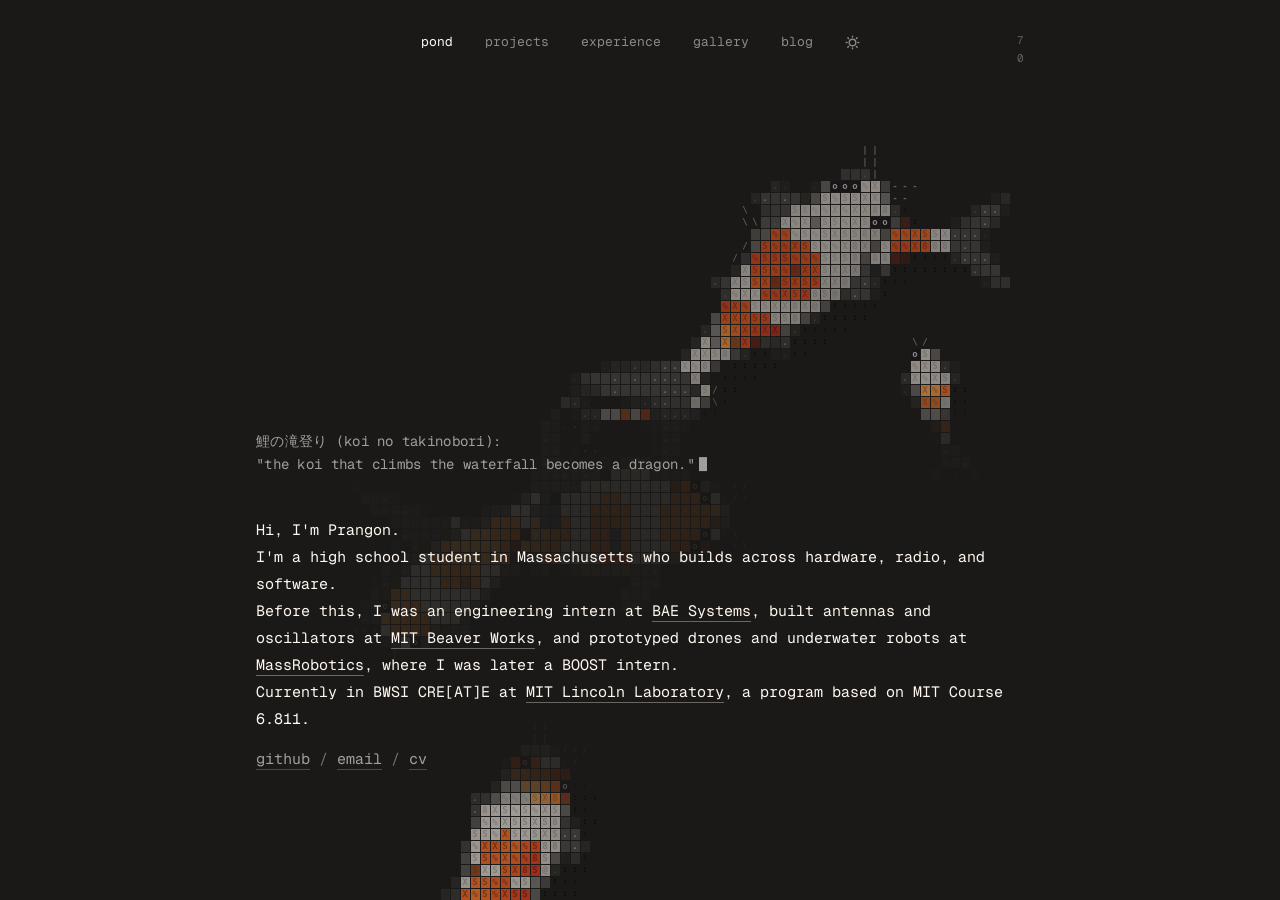
<file: index.html>
<!doctype html>
<html lang="en" class="pond-page">
<head>
  <meta charset="utf-8">
  <meta name="viewport" content="width=device-width, initial-scale=1">
  <script>(function(){var d=document.documentElement,t;try{t=localStorage.getItem('theme')}catch(e){}if(t!=='light'&&t!=='dark')t='dark';d.classList.remove('light','dark');d.classList.add(t);d.style.colorScheme=t})()</script>
  <title>Prangon Barua</title>
  <meta name="description" content="Prangon Barua builds across hardware, radio, and software.">
  <meta property="og:title" content="Prangon Barua">
  <meta property="og:description" content="Prangon Barua builds across hardware, radio, and software.">
  <meta name="twitter:card" content="summary">
  <meta name="twitter:title" content="Prangon Barua">
  <meta name="twitter:description" content="Prangon Barua builds across hardware, radio, and software.">
  <link rel="icon" type="image/svg+xml" href="data:image/svg+xml,%3Csvg xmlns='http://www.w3.org/2000/svg' viewBox='0 0 32 32'%3E%3Crect width='32' height='32' fill='%23000'/%3E%3C/svg%3E">
  <link rel="icon" type="image/png" sizes="32x32" href="/favicon.png">
  <link rel="preconnect" href="https://fonts.googleapis.com">
  <link rel="preconnect" href="https://fonts.gstatic.com" crossorigin>
  <link rel="stylesheet" href="https://fonts.googleapis.com/css2?family=Geist+Mono:wght@400&amp;family=Inter:wght@400&amp;family=Playfair+Display:wght@400&amp;display=swap">
  <link rel="stylesheet" href="/assets/site.css">
  <script src="/assets/site.js" defer></script>
  <script src="/assets/pond.js" defer></script>
</head>
<body>
  <div id="mainPage">
    <canvas class="pond" data-pond aria-hidden="true"></canvas>
    <div class="pill" data-pill>
      <button class="pill-btn" type="button" aria-expanded="false">
        <span class="pill-name">Prangon Barua</span>
        <span class="pill-icon" data-pill-icon><span data-icon="dots" class="icon-load"><svg class="dots" viewBox="0 0 16 16"><circle cx="4" cy="4" r="1.5"></circle><circle cx="12" cy="4" r="1.5"></circle><circle cx="4" cy="12" r="1.5"></circle><circle cx="12" cy="12" r="1.5"></circle></svg></span></span>
      </button>
    </div>
    <template data-menu>
      <div class="menu">
        <div class="menu-links">
          <div><a href="/">Home</a></div>
          <div><a href="/projects/">Projects</a></div>
          <div><a href="/experience/">Experience</a></div>
          <div><a href="/gallery/">Gallery</a></div>
          <div><a href="/blog/">Blog</a></div>
        </div>
        <div class="menu-foot">
          <a href="mailto:baruaprangon5@gmail.com">Email<svg xmlns="http://www.w3.org/2000/svg" viewBox="0 0 24 24" fill="none" stroke="currentColor" stroke-width="1.5" stroke-linecap="round" stroke-linejoin="round" aria-hidden="true"><path d="M15 3h6v6"></path><path d="M10 14 21 3"></path><path d="M18 13v6a2 2 0 0 1-2 2H5a2 2 0 0 1-2-2V8a2 2 0 0 1 2-2h6"></path></svg></a>
          <a href="https://github.com/prangonbarua" target="_blank" rel="noopener noreferrer">GitHub<svg xmlns="http://www.w3.org/2000/svg" viewBox="0 0 24 24" fill="none" stroke="currentColor" stroke-width="1.5" stroke-linecap="round" stroke-linejoin="round" aria-hidden="true"><path d="M15 22v-4a4.8 4.8 0 0 0-1-3.5c3 0 6-2 6-5.5.08-1.25-.27-2.48-1-3.5.28-1.15.28-2.35 0-3.5 0 0-1 0-3 1.5-2.64-.5-5.36-.5-8 0C6 2 5 2 5 2c-.3 1.15-.3 2.35 0 3.5A5.403 5.403 0 0 0 4 9c0 3.5 3 5.5 6 5.5-.39.49-.68 1.05-.85 1.65-.17.6-.22 1.23-.15 1.85v4"></path><path d="M9 18c-4.51 2-5-2-7-2"></path></svg></a>
          <button type="button" aria-label="Toggle theme" data-theme-toggle><svg class="moon" xmlns="http://www.w3.org/2000/svg" fill="currentColor" viewBox="0 0 256 256" aria-hidden="true"><path d="M236.37,139.4a12,12,0,0,0-12-3A84.07,84.07,0,0,1,119.6,31.59a12,12,0,0,0-15-15A108.86,108.86,0,0,0,49.69,55.07,108,108,0,0,0,136,228a107.09,107.09,0,0,0,64.93-21.69,108.86,108.86,0,0,0,38.44-54.94A12,12,0,0,0,236.37,139.4Zm-49.88,47.74A84,84,0,0,1,68.86,69.51,84.93,84.93,0,0,1,92.27,48.29Q92,52.13,92,56A108.12,108.12,0,0,0,200,164q3.87,0,7.71-.27A84.79,84.79,0,0,1,186.49,187.14Z"></path></svg><svg class="sun" xmlns="http://www.w3.org/2000/svg" fill="currentColor" viewBox="0 0 256 256" aria-hidden="true"><path d="M116,36V20a12,12,0,0,1,24,0V36a12,12,0,0,1-24,0Zm80,92a68,68,0,1,1-68-68A68.07,68.07,0,0,1,196,128Zm-24,0a44,44,0,1,0-44,44A44.05,44.05,0,0,0,172,128ZM51.51,68.49a12,12,0,1,0,17-17l-12-12a12,12,0,0,0-17,17Zm0,119-12,12a12,12,0,0,0,17,17l12-12a12,12,0,1,0-17-17ZM196,72a12,12,0,0,0,8.49-3.51l12-12a12,12,0,0,0-17-17l-12,12A12,12,0,0,0,196,72Zm8.49,115.51a12,12,0,0,0-17,17l12,12a12,12,0,0,0,17-17ZM48,128a12,12,0,0,0-12-12H20a12,12,0,0,0,0,24H36A12,12,0,0,0,48,128Zm80,80a12,12,0,0,0-12,12v16a12,12,0,0,0,24,0V220A12,12,0,0,0,128,208Zm108-92H220a12,12,0,0,0,0,24h16a12,12,0,0,0,0-24Z"></path></svg></button>
        </div>
      </div>
    </template>
    <nav class="nav" aria-label="Main" data-koi-avoid>
      <a href="/" aria-current="page">pond</a>
      <a href="/projects/">projects</a>
      <a href="/experience/">experience</a>
      <a href="/gallery/">gallery</a>
      <a href="/blog/">blog</a>
      <span class="nav-toggle" data-koi-ignore><button type="button" aria-label="Toggle theme" data-theme-toggle><svg class="moon" xmlns="http://www.w3.org/2000/svg" width="15" height="15" fill="currentColor" viewBox="0 0 256 256" aria-hidden="true"><path d="M236.37,139.4a12,12,0,0,0-12-3A84.07,84.07,0,0,1,119.6,31.59a12,12,0,0,0-15-15A108.86,108.86,0,0,0,49.69,55.07,108,108,0,0,0,136,228a107.09,107.09,0,0,0,64.93-21.69,108.86,108.86,0,0,0,38.44-54.94A12,12,0,0,0,236.37,139.4Zm-49.88,47.74A84,84,0,0,1,68.86,69.51,84.93,84.93,0,0,1,92.27,48.29Q92,52.13,92,56A108.12,108.12,0,0,0,200,164q3.87,0,7.71-.27A84.79,84.79,0,0,1,186.49,187.14Z"></path></svg><svg class="sun" xmlns="http://www.w3.org/2000/svg" width="15" height="15" fill="currentColor" viewBox="0 0 256 256" aria-hidden="true"><path d="M116,36V20a12,12,0,0,1,24,0V36a12,12,0,0,1-24,0Zm80,92a68,68,0,1,1-68-68A68.07,68.07,0,0,1,196,128Zm-24,0a44,44,0,1,0-44,44A44.05,44.05,0,0,0,172,128ZM51.51,68.49a12,12,0,1,0,17-17l-12-12a12,12,0,0,0-17,17Zm0,119-12,12a12,12,0,0,0,17,17l12-12a12,12,0,1,0-17-17ZM196,72a12,12,0,0,0,8.49-3.51l12-12a12,12,0,0,0-17-17l-12,12A12,12,0,0,0,196,72Zm8.49,115.51a12,12,0,0,0-17,17l12,12a12,12,0,0,0,17-17ZM48,128a12,12,0,0,0-12-12H20a12,12,0,0,0,0,24H36A12,12,0,0,0,48,128Zm80,80a12,12,0,0,0-12,12v16a12,12,0,0,0,24,0V220A12,12,0,0,0,128,208Zm108-92H220a12,12,0,0,0,0,24h16a12,12,0,0,0,0-24Z"></path></svg></button></span>
    </nav>
    <main class="home-main">
      <header class="wrap hero-m">
        <blockquote class="quote" data-koi-avoid>鯉の滝登り (koi no takinobori):<br>"The koi that climbs the waterfall becomes a dragon."<span class="cursor" aria-hidden="true"></span></blockquote>
        <div class="prose-m prose-in" data-koi-avoid>
          <h1>Hi, I'm Prangon.</h1>
          <p>I'm a high school student in Massachusetts who builds across hardware, radio, and software.</p>
          <p>Before this, I was an engineering intern at BAE Systems, built antennas and oscillators at MIT Beaver Works, prototyped drones and underwater robots at MassRobotics, and was a BOOST intern there.</p>
          <p>Currently in BWSI CRE[AT]E at MIT Lincoln Laboratory, a program based on MIT Course 6.811.</p>
          <p class="links"><span><a class="u" href="https://github.com/prangonbarua" target="_blank" rel="noopener noreferrer">github</a></span><span><span class="sep"> / </span><a class="u" href="mailto:baruaprangon5@gmail.com">email</a></span><span><span class="sep"> / </span><a class="u" href="/cv.pdf" target="_blank" rel="noopener noreferrer">cv</a></span></p>
        </div>
      </header>
      <header class="wrap hero-d">
        <div class="koi-stats" data-koi-stats data-koi-avoid aria-hidden="true" hidden><div data-koi-n></div><div data-pellet-n></div></div>
        <blockquote class="quote" data-koi-avoid>鯉の滝登り (koi no takinobori):<br>"The koi that climbs the waterfall becomes a dragon."<span class="cursor" aria-hidden="true"></span></blockquote>
        <div class="cited-prose prose-in" data-koi-avoid>
          <h1>Hi, I'm Prangon.</h1>
          <p>I'm a high school student in Massachusetts who builds across hardware, radio, and software.</p>
          <p>Before this, I was an engineering intern at <span class="cite" data-cite><button type="button" aria-label="BAE Systems, FOCUS Engineering Intern">BAE Systems</button><template><span class="org"><span class="org-head"><span class="org-tile"><span>B</span></span><span class="org-name">BAE Systems</span><span class="org-dates">Sep to Dec 2025</span></span><span class="org-role">FOCUS Engineering Intern</span><span class="org-sum">Built a working robot with custom software over a three-month sprint, joining the mechanical, electrical, and software pieces.</span></span></template></span>, built antennas and oscillators at <span class="cite" data-cite><button type="button" aria-label="MIT Beaver Works Summer Institute, Practical Radio Intern">MIT Beaver Works</button><template><span class="org"><span class="org-head"><span class="org-tile"><span>M</span></span><span class="org-name">MIT Beaver Works Summer Institute</span><span class="org-dates">Mar to Apr 2025</span></span><span class="org-role">Practical Radio Intern</span><span class="org-sum">Prototyped antennas and oscillators for working communication systems alongside MIT students.</span></span></template></span>, and prototyped drones and underwater robots at <span class="cite" data-cite><button type="button" aria-label="MassRobotics, Drone Academy, BlueTech Academy and BOOST">MassRobotics</button><template><span class="org-group"><span><span class="org-head"><span class="org-tile"><span>D</span></span><span class="org-name">Drone Academy</span><span class="org-dates">Jul 2025</span></span><span class="org-sum">Built drones by hand, from soldering and circuit assembly through flight tuning.</span></span><span><span class="org-head"><span class="org-tile"><span>B</span></span><span class="org-name">BlueTech Academy</span><span class="org-dates">Jul 2025</span></span><span class="org-sum">Prototyped two autonomous underwater vehicles, a silicone AUV and a starfish-model platform.</span></span><span><span class="org-head"><span class="org-tile"><span>B</span></span><span class="org-name">BOOST</span><span class="org-dates">Apr to Oct 2026</span></span><span class="org-sum">A Boston cohort that pairs students with robotics founders and companies.</span></span></span></template></span>, where I was later a BOOST intern.</p>
          <p>Currently in BWSI CRE[AT]E at <span class="cite" data-cite><button type="button" aria-label="MIT Lincoln Laboratory, BWSI CRE[AT]E Intern">MIT Lincoln Laboratory</button><template><span class="org"><span class="org-head"><span class="org-tile"><span>M</span></span><span class="org-name">MIT Lincoln Laboratory</span><span class="org-dates">Oct 2026 to now</span></span><span class="org-role">BWSI CRE[AT]E Intern</span><span class="org-sum">A program based on MIT Course 6.811.</span></span></template></span>, a program based on MIT Course 6.811.</p>
          <p class="links"><span><a class="u" href="https://github.com/prangonbarua" target="_blank" rel="noopener noreferrer">github</a></span><span><span class="sep"> / </span><a class="u" href="mailto:baruaprangon5@gmail.com">email</a></span><span><span class="sep"> / </span><a class="u" href="/cv.pdf" target="_blank" rel="noopener noreferrer">cv</a></span></p>
        </div>
      </header>
    </main>
  </div>
</body>
</html>
</file>
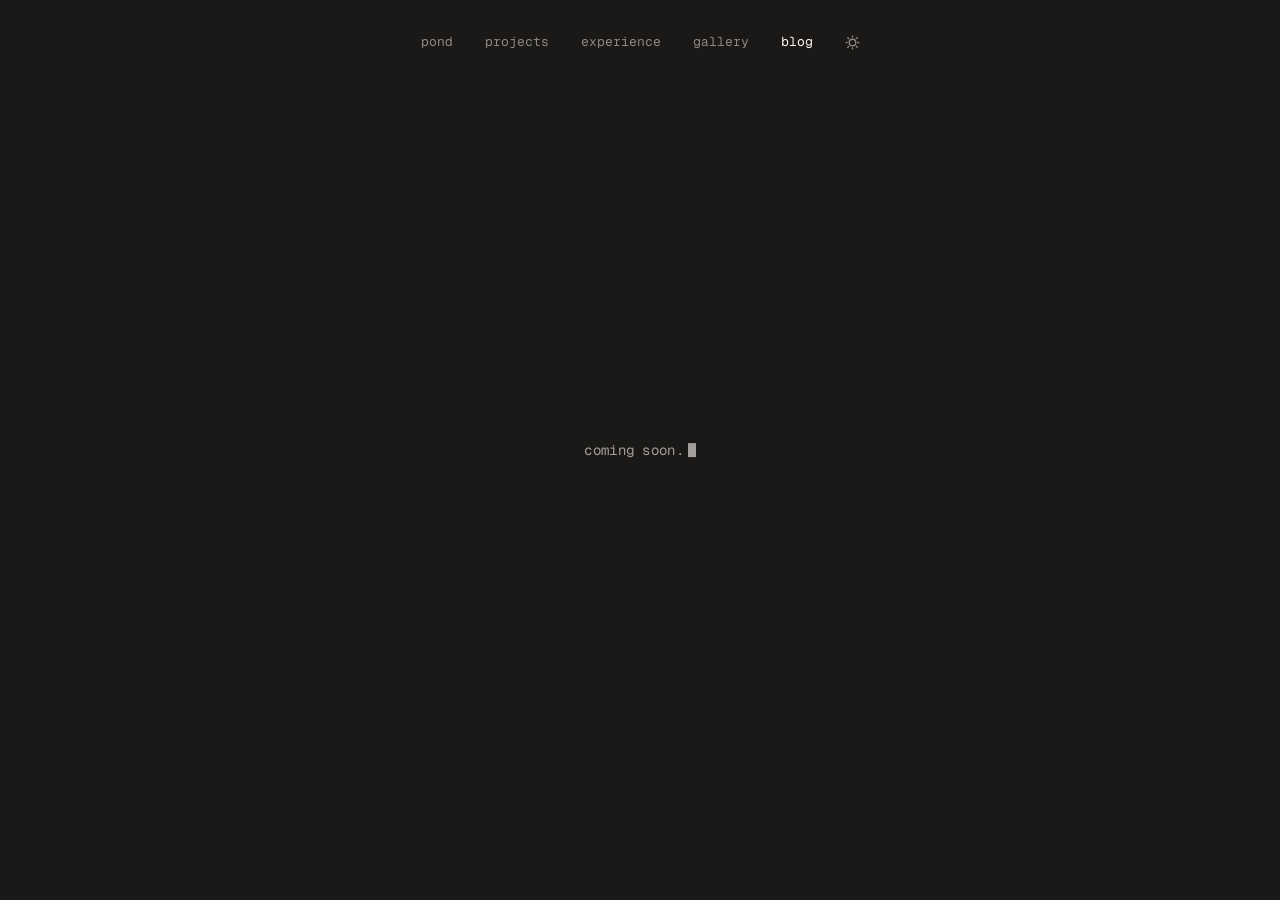
<file: blog/index.html>
<!doctype html>
<html lang="en">
<head>
  <meta charset="utf-8">
  <meta name="viewport" content="width=device-width, initial-scale=1">
  <script>(function(){var d=document.documentElement,t;try{t=localStorage.getItem('theme')}catch(e){}if(t!=='light'&&t!=='dark')t='dark';d.classList.remove('light','dark');d.classList.add(t);d.style.colorScheme=t})()</script>
  <title>Blog</title>
  <meta name="description" content="Prangon Barua builds across hardware, radio, and software.">
  <meta property="og:title" content="Blog">
  <meta property="og:description" content="Prangon Barua builds across hardware, radio, and software.">
  <meta name="twitter:card" content="summary">
  <meta name="twitter:title" content="Blog">
  <meta name="twitter:description" content="Prangon Barua builds across hardware, radio, and software.">
  <link rel="icon" type="image/svg+xml" href="data:image/svg+xml,%3Csvg xmlns='http://www.w3.org/2000/svg' viewBox='0 0 32 32'%3E%3Crect width='32' height='32' fill='%23000'/%3E%3C/svg%3E">
  <link rel="icon" type="image/png" sizes="32x32" href="/favicon.png">
  <link rel="preconnect" href="https://fonts.googleapis.com">
  <link rel="preconnect" href="https://fonts.gstatic.com" crossorigin>
  <link rel="stylesheet" href="https://fonts.googleapis.com/css2?family=Geist+Mono:wght@400&amp;family=Inter:wght@400&amp;family=Playfair+Display:wght@400&amp;display=swap">
  <link rel="stylesheet" href="/assets/site.css">
  <script src="/assets/site.js" defer></script>
</head>
<body>
  <div class="page">
    <div class="pill" data-pill>
      <button class="pill-btn" type="button" aria-expanded="false">
        <span class="pill-name">Prangon Barua</span>
        <span class="pill-icon" data-pill-icon><span data-icon="dots" class="icon-load"><svg class="dots" viewBox="0 0 16 16"><circle cx="4" cy="4" r="1.5"></circle><circle cx="12" cy="4" r="1.5"></circle><circle cx="4" cy="12" r="1.5"></circle><circle cx="12" cy="12" r="1.5"></circle></svg></span></span>
      </button>
    </div>
    <template data-menu>
      <div class="menu">
        <div class="menu-links">
          <div><a href="/">Home</a></div>
          <div><a href="/projects/">Projects</a></div>
          <div><a href="/experience/">Experience</a></div>
          <div><a href="/gallery/">Gallery</a></div>
          <div><a href="/blog/">Blog</a></div>
        </div>
        <div class="menu-foot">
          <a href="mailto:baruaprangon5@gmail.com">Email<svg xmlns="http://www.w3.org/2000/svg" viewBox="0 0 24 24" fill="none" stroke="currentColor" stroke-width="1.5" stroke-linecap="round" stroke-linejoin="round" aria-hidden="true"><path d="M15 3h6v6"></path><path d="M10 14 21 3"></path><path d="M18 13v6a2 2 0 0 1-2 2H5a2 2 0 0 1-2-2V8a2 2 0 0 1 2-2h6"></path></svg></a>
          <a href="https://github.com/prangonbarua" target="_blank" rel="noopener noreferrer">GitHub<svg xmlns="http://www.w3.org/2000/svg" viewBox="0 0 24 24" fill="none" stroke="currentColor" stroke-width="1.5" stroke-linecap="round" stroke-linejoin="round" aria-hidden="true"><path d="M15 22v-4a4.8 4.8 0 0 0-1-3.5c3 0 6-2 6-5.5.08-1.25-.27-2.48-1-3.5.28-1.15.28-2.35 0-3.5 0 0-1 0-3 1.5-2.64-.5-5.36-.5-8 0C6 2 5 2 5 2c-.3 1.15-.3 2.35 0 3.5A5.403 5.403 0 0 0 4 9c0 3.5 3 5.5 6 5.5-.39.49-.68 1.05-.85 1.65-.17.6-.22 1.23-.15 1.85v4"></path><path d="M9 18c-4.51 2-5-2-7-2"></path></svg></a>
          <button type="button" aria-label="Toggle theme" data-theme-toggle><svg class="moon" xmlns="http://www.w3.org/2000/svg" fill="currentColor" viewBox="0 0 256 256" aria-hidden="true"><path d="M236.37,139.4a12,12,0,0,0-12-3A84.07,84.07,0,0,1,119.6,31.59a12,12,0,0,0-15-15A108.86,108.86,0,0,0,49.69,55.07,108,108,0,0,0,136,228a107.09,107.09,0,0,0,64.93-21.69,108.86,108.86,0,0,0,38.44-54.94A12,12,0,0,0,236.37,139.4Zm-49.88,47.74A84,84,0,0,1,68.86,69.51,84.93,84.93,0,0,1,92.27,48.29Q92,52.13,92,56A108.12,108.12,0,0,0,200,164q3.87,0,7.71-.27A84.79,84.79,0,0,1,186.49,187.14Z"></path></svg><svg class="sun" xmlns="http://www.w3.org/2000/svg" fill="currentColor" viewBox="0 0 256 256" aria-hidden="true"><path d="M116,36V20a12,12,0,0,1,24,0V36a12,12,0,0,1-24,0Zm80,92a68,68,0,1,1-68-68A68.07,68.07,0,0,1,196,128Zm-24,0a44,44,0,1,0-44,44A44.05,44.05,0,0,0,172,128ZM51.51,68.49a12,12,0,1,0,17-17l-12-12a12,12,0,0,0-17,17Zm0,119-12,12a12,12,0,0,0,17,17l12-12a12,12,0,1,0-17-17ZM196,72a12,12,0,0,0,8.49-3.51l12-12a12,12,0,0,0-17-17l-12,12A12,12,0,0,0,196,72Zm8.49,115.51a12,12,0,0,0-17,17l12,12a12,12,0,0,0,17-17ZM48,128a12,12,0,0,0-12-12H20a12,12,0,0,0,0,24H36A12,12,0,0,0,48,128Zm80,80a12,12,0,0,0-12,12v16a12,12,0,0,0,24,0V220A12,12,0,0,0,128,208Zm108-92H220a12,12,0,0,0,0,24h16a12,12,0,0,0,0-24Z"></path></svg></button>
        </div>
      </div>
    </template>
    <nav class="nav" aria-label="Main" data-koi-avoid>
      <a href="/">pond</a>
      <a href="/projects/">projects</a>
      <a href="/experience/">experience</a>
      <a href="/gallery/">gallery</a>
      <a href="/blog/" aria-current="page">blog</a>
      <span class="nav-toggle" data-koi-ignore><button type="button" aria-label="Toggle theme" data-theme-toggle><svg class="moon" xmlns="http://www.w3.org/2000/svg" width="15" height="15" fill="currentColor" viewBox="0 0 256 256" aria-hidden="true"><path d="M236.37,139.4a12,12,0,0,0-12-3A84.07,84.07,0,0,1,119.6,31.59a12,12,0,0,0-15-15A108.86,108.86,0,0,0,49.69,55.07,108,108,0,0,0,136,228a107.09,107.09,0,0,0,64.93-21.69,108.86,108.86,0,0,0,38.44-54.94A12,12,0,0,0,236.37,139.4Zm-49.88,47.74A84,84,0,0,1,68.86,69.51,84.93,84.93,0,0,1,92.27,48.29Q92,52.13,92,56A108.12,108.12,0,0,0,200,164q3.87,0,7.71-.27A84.79,84.79,0,0,1,186.49,187.14Z"></path></svg><svg class="sun" xmlns="http://www.w3.org/2000/svg" width="15" height="15" fill="currentColor" viewBox="0 0 256 256" aria-hidden="true"><path d="M116,36V20a12,12,0,0,1,24,0V36a12,12,0,0,1-24,0Zm80,92a68,68,0,1,1-68-68A68.07,68.07,0,0,1,196,128Zm-24,0a44,44,0,1,0-44,44A44.05,44.05,0,0,0,172,128ZM51.51,68.49a12,12,0,1,0,17-17l-12-12a12,12,0,0,0-17,17Zm0,119-12,12a12,12,0,0,0,17,17l12-12a12,12,0,1,0-17-17ZM196,72a12,12,0,0,0,8.49-3.51l12-12a12,12,0,0,0-17-17l-12,12A12,12,0,0,0,196,72Zm8.49,115.51a12,12,0,0,0-17,17l12,12a12,12,0,0,0,17-17ZM48,128a12,12,0,0,0-12-12H20a12,12,0,0,0,0,24H36A12,12,0,0,0,48,128Zm80,80a12,12,0,0,0-12,12v16a12,12,0,0,0,24,0V220A12,12,0,0,0,128,208Zm108-92H220a12,12,0,0,0,0,24h16a12,12,0,0,0,0-24Z"></path></svg></button></span>
    </nav>
    <main class="soon-main">
      <p class="soon">coming soon.<span class="cursor" aria-hidden="true"></span></p>
    </main>
  </div>
</body>
</html>
</file>
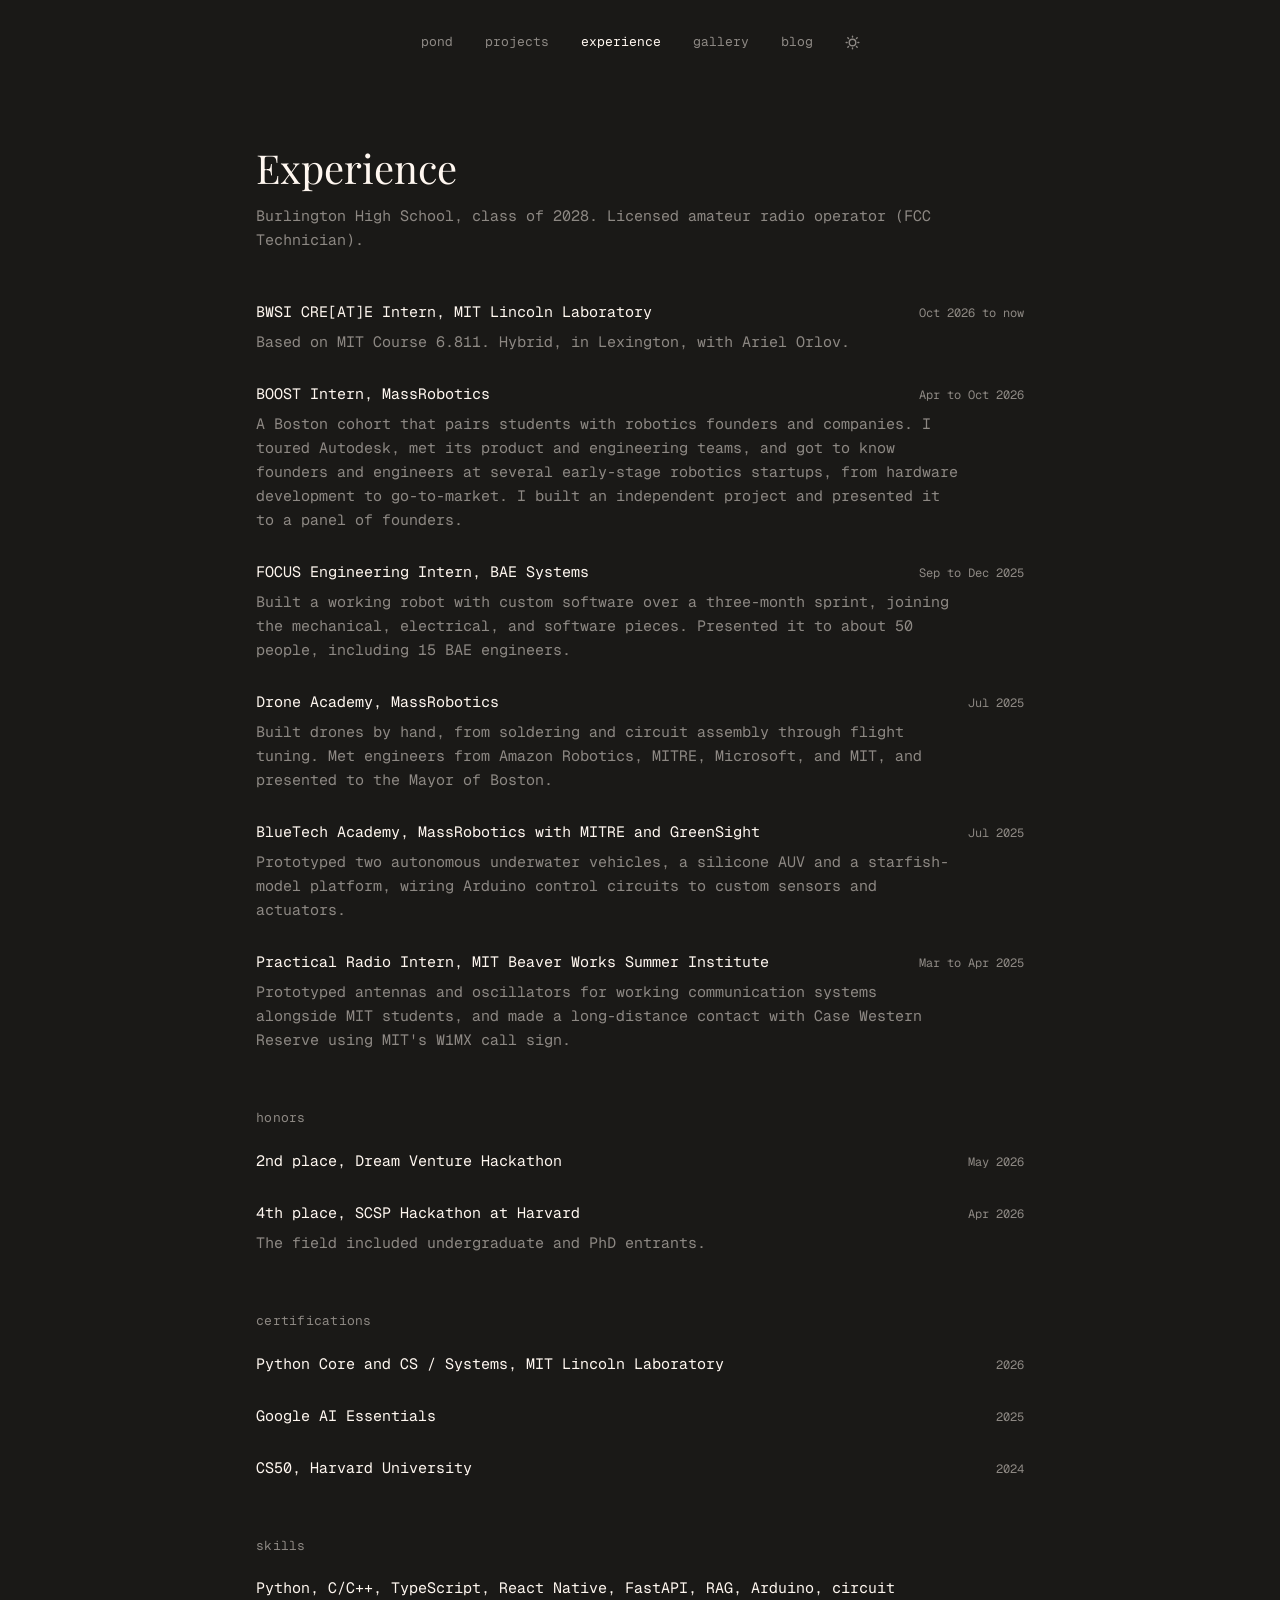
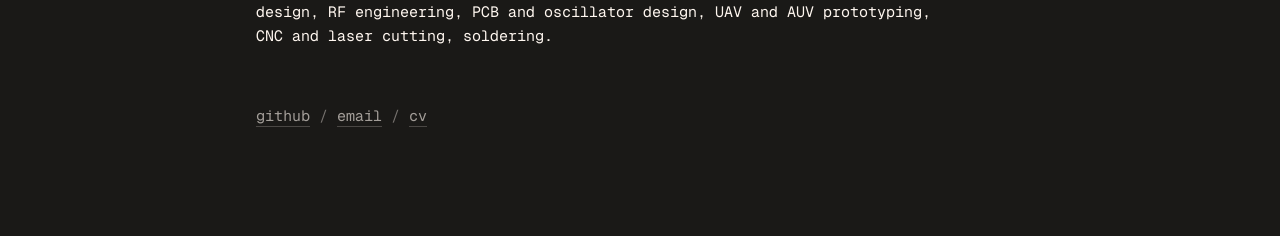
<file: experience/index.html>
<!doctype html>
<html lang="en">
<head>
  <meta charset="utf-8">
  <meta name="viewport" content="width=device-width, initial-scale=1">
  <script>(function(){var d=document.documentElement,t;try{t=localStorage.getItem('theme')}catch(e){}if(t!=='light'&&t!=='dark')t='dark';d.classList.remove('light','dark');d.classList.add(t);d.style.colorScheme=t})()</script>
  <title>Experience</title>
  <meta name="description" content="Prangon Barua's internships, programs, honors, and certifications.">
  <meta property="og:title" content="Experience">
  <meta property="og:description" content="Prangon Barua builds across hardware, radio, and software.">
  <meta name="twitter:card" content="summary">
  <meta name="twitter:title" content="Experience">
  <meta name="twitter:description" content="Prangon Barua builds across hardware, radio, and software.">
  <link rel="icon" type="image/svg+xml" href="data:image/svg+xml,%3Csvg xmlns='http://www.w3.org/2000/svg' viewBox='0 0 32 32'%3E%3Crect width='32' height='32' fill='%23000'/%3E%3C/svg%3E">
  <link rel="icon" type="image/png" sizes="32x32" href="/favicon.png">
  <link rel="preconnect" href="https://fonts.googleapis.com">
  <link rel="preconnect" href="https://fonts.gstatic.com" crossorigin>
  <link rel="stylesheet" href="https://fonts.googleapis.com/css2?family=Geist+Mono:wght@400&amp;family=Inter:wght@400&amp;family=Playfair+Display:wght@400&amp;display=swap">
  <link rel="stylesheet" href="/assets/site.css">
  <script src="/assets/site.js" defer></script>
</head>
<body>
  <div class="page xp-page">
    <div class="pill" data-pill>
      <button class="pill-btn" type="button" aria-expanded="false">
        <span class="pill-name">Prangon Barua</span>
        <span class="pill-icon" data-pill-icon><span data-icon="dots" class="icon-load"><svg class="dots" viewBox="0 0 16 16"><circle cx="4" cy="4" r="1.5"></circle><circle cx="12" cy="4" r="1.5"></circle><circle cx="4" cy="12" r="1.5"></circle><circle cx="12" cy="12" r="1.5"></circle></svg></span></span>
      </button>
    </div>
    <template data-menu>
      <div class="menu">
        <div class="menu-links">
          <div><a href="/">Home</a></div>
          <div><a href="/projects/">Projects</a></div>
          <div><a href="/experience/">Experience</a></div>
          <div><a href="/gallery/">Gallery</a></div>
          <div><a href="/blog/">Blog</a></div>
        </div>
        <div class="menu-foot">
          <a href="mailto:baruaprangon5@gmail.com">Email<svg xmlns="http://www.w3.org/2000/svg" viewBox="0 0 24 24" fill="none" stroke="currentColor" stroke-width="1.5" stroke-linecap="round" stroke-linejoin="round" aria-hidden="true"><path d="M15 3h6v6"></path><path d="M10 14 21 3"></path><path d="M18 13v6a2 2 0 0 1-2 2H5a2 2 0 0 1-2-2V8a2 2 0 0 1 2-2h6"></path></svg></a>
          <a href="https://github.com/prangonbarua" target="_blank" rel="noopener noreferrer">GitHub<svg xmlns="http://www.w3.org/2000/svg" viewBox="0 0 24 24" fill="none" stroke="currentColor" stroke-width="1.5" stroke-linecap="round" stroke-linejoin="round" aria-hidden="true"><path d="M15 22v-4a4.8 4.8 0 0 0-1-3.5c3 0 6-2 6-5.5.08-1.25-.27-2.48-1-3.5.28-1.15.28-2.35 0-3.5 0 0-1 0-3 1.5-2.64-.5-5.36-.5-8 0C6 2 5 2 5 2c-.3 1.15-.3 2.35 0 3.5A5.403 5.403 0 0 0 4 9c0 3.5 3 5.5 6 5.5-.39.49-.68 1.05-.85 1.65-.17.6-.22 1.23-.15 1.85v4"></path><path d="M9 18c-4.51 2-5-2-7-2"></path></svg></a>
          <button type="button" aria-label="Toggle theme" data-theme-toggle><svg class="moon" xmlns="http://www.w3.org/2000/svg" fill="currentColor" viewBox="0 0 256 256" aria-hidden="true"><path d="M236.37,139.4a12,12,0,0,0-12-3A84.07,84.07,0,0,1,119.6,31.59a12,12,0,0,0-15-15A108.86,108.86,0,0,0,49.69,55.07,108,108,0,0,0,136,228a107.09,107.09,0,0,0,64.93-21.69,108.86,108.86,0,0,0,38.44-54.94A12,12,0,0,0,236.37,139.4Zm-49.88,47.74A84,84,0,0,1,68.86,69.51,84.93,84.93,0,0,1,92.27,48.29Q92,52.13,92,56A108.12,108.12,0,0,0,200,164q3.87,0,7.71-.27A84.79,84.79,0,0,1,186.49,187.14Z"></path></svg><svg class="sun" xmlns="http://www.w3.org/2000/svg" fill="currentColor" viewBox="0 0 256 256" aria-hidden="true"><path d="M116,36V20a12,12,0,0,1,24,0V36a12,12,0,0,1-24,0Zm80,92a68,68,0,1,1-68-68A68.07,68.07,0,0,1,196,128Zm-24,0a44,44,0,1,0-44,44A44.05,44.05,0,0,0,172,128ZM51.51,68.49a12,12,0,1,0,17-17l-12-12a12,12,0,0,0-17,17Zm0,119-12,12a12,12,0,0,0,17,17l12-12a12,12,0,1,0-17-17ZM196,72a12,12,0,0,0,8.49-3.51l12-12a12,12,0,0,0-17-17l-12,12A12,12,0,0,0,196,72Zm8.49,115.51a12,12,0,0,0-17,17l12,12a12,12,0,0,0,17-17ZM48,128a12,12,0,0,0-12-12H20a12,12,0,0,0,0,24H36A12,12,0,0,0,48,128Zm80,80a12,12,0,0,0-12,12v16a12,12,0,0,0,24,0V220A12,12,0,0,0,128,208Zm108-92H220a12,12,0,0,0,0,24h16a12,12,0,0,0,0-24Z"></path></svg></button>
        </div>
      </div>
    </template>
    <nav class="nav" aria-label="Main" data-koi-avoid>
      <a href="/">pond</a>
      <a href="/projects/">projects</a>
      <a href="/experience/" aria-current="page">experience</a>
      <a href="/gallery/">gallery</a>
      <a href="/blog/">blog</a>
      <span class="nav-toggle" data-koi-ignore><button type="button" aria-label="Toggle theme" data-theme-toggle><svg class="moon" xmlns="http://www.w3.org/2000/svg" width="15" height="15" fill="currentColor" viewBox="0 0 256 256" aria-hidden="true"><path d="M236.37,139.4a12,12,0,0,0-12-3A84.07,84.07,0,0,1,119.6,31.59a12,12,0,0,0-15-15A108.86,108.86,0,0,0,49.69,55.07,108,108,0,0,0,136,228a107.09,107.09,0,0,0,64.93-21.69,108.86,108.86,0,0,0,38.44-54.94A12,12,0,0,0,236.37,139.4Zm-49.88,47.74A84,84,0,0,1,68.86,69.51,84.93,84.93,0,0,1,92.27,48.29Q92,52.13,92,56A108.12,108.12,0,0,0,200,164q3.87,0,7.71-.27A84.79,84.79,0,0,1,186.49,187.14Z"></path></svg><svg class="sun" xmlns="http://www.w3.org/2000/svg" width="15" height="15" fill="currentColor" viewBox="0 0 256 256" aria-hidden="true"><path d="M116,36V20a12,12,0,0,1,24,0V36a12,12,0,0,1-24,0Zm80,92a68,68,0,1,1-68-68A68.07,68.07,0,0,1,196,128Zm-24,0a44,44,0,1,0-44,44A44.05,44.05,0,0,0,172,128ZM51.51,68.49a12,12,0,1,0,17-17l-12-12a12,12,0,0,0-17,17Zm0,119-12,12a12,12,0,0,0,17,17l12-12a12,12,0,1,0-17-17ZM196,72a12,12,0,0,0,8.49-3.51l12-12a12,12,0,0,0-17-17l-12,12A12,12,0,0,0,196,72Zm8.49,115.51a12,12,0,0,0-17,17l12,12a12,12,0,0,0,17-17ZM48,128a12,12,0,0,0-12-12H20a12,12,0,0,0,0,24H36A12,12,0,0,0,48,128Zm80,80a12,12,0,0,0-12,12v16a12,12,0,0,0,24,0V220A12,12,0,0,0,128,208Zm108-92H220a12,12,0,0,0,0,24h16a12,12,0,0,0,0-24Z"></path></svg></button></span>
    </nav>
    <main class="wrap xp-main">
      <h1 class="xp-title">Experience</h1>
      <p class="xp-lede">Burlington High School, class of 2028. Licensed amateur radio operator (FCC Technician).</p>

      <ul class="xp-list">
        <li>
          <div class="xp-row"><h3>BWSI CRE[AT]E Intern, MIT Lincoln Laboratory</h3><span class="xp-meta">Oct 2026 to now</span></div>
          <p>Based on MIT Course 6.811. Hybrid, in Lexington, with Ariel Orlov.</p>
        </li>
        <li>
          <div class="xp-row"><h3>BOOST Intern, MassRobotics</h3><span class="xp-meta">Apr to Oct 2026</span></div>
          <p>A Boston cohort that pairs students with robotics founders and companies. I toured Autodesk, met its product and engineering teams, and got to know founders and engineers at several early-stage robotics startups, from hardware development to go-to-market. I built an independent project and presented it to a panel of founders.</p>
        </li>
        <li>
          <div class="xp-row"><h3>FOCUS Engineering Intern, BAE Systems</h3><span class="xp-meta">Sep to Dec 2025</span></div>
          <p>Built a working robot with custom software over a three-month sprint, joining the mechanical, electrical, and software pieces. Presented it to about 50 people, including 15 BAE engineers.</p>
        </li>
        <li>
          <div class="xp-row"><h3>Drone Academy, MassRobotics</h3><span class="xp-meta">Jul 2025</span></div>
          <p>Built drones by hand, from soldering and circuit assembly through flight tuning. Met engineers from Amazon Robotics, MITRE, Microsoft, and MIT, and presented to the Mayor of Boston.</p>
        </li>
        <li>
          <div class="xp-row"><h3>BlueTech Academy, MassRobotics with MITRE and GreenSight</h3><span class="xp-meta">Jul 2025</span></div>
          <p>Prototyped two autonomous underwater vehicles, a silicone AUV and a starfish-model platform, wiring Arduino control circuits to custom sensors and actuators.</p>
        </li>
        <li>
          <div class="xp-row"><h3>Practical Radio Intern, MIT Beaver Works Summer Institute</h3><span class="xp-meta">Mar to Apr 2025</span></div>
          <p>Prototyped antennas and oscillators for working communication systems alongside MIT students, and made a long-distance contact with Case Western Reserve using MIT's W1MX call sign.</p>
        </li>
      </ul>

      <h2 class="xp-h">honors</h2>
      <ul class="xp-list">
        <li><div class="xp-row"><h3>2nd place, Dream Venture Hackathon</h3><span class="xp-meta">May 2026</span></div></li>
        <li>
          <div class="xp-row"><h3>4th place, SCSP Hackathon at Harvard</h3><span class="xp-meta">Apr 2026</span></div>
          <p>The field included undergraduate and PhD entrants.</p>
        </li>
      </ul>

      <h2 class="xp-h">certifications</h2>
      <ul class="xp-list">
        <li><div class="xp-row"><h3>Python Core and CS / Systems, MIT Lincoln Laboratory</h3><span class="xp-meta">2026</span></div></li>
        <li><div class="xp-row"><h3>Google AI Essentials</h3><span class="xp-meta">2025</span></div></li>
        <li><div class="xp-row"><h3>CS50, Harvard University</h3><span class="xp-meta">2024</span></div></li>
      </ul>

      <h2 class="xp-h">skills</h2>
      <p class="xp-skills">Python, C/C++, TypeScript, React Native, FastAPI, RAG, Arduino, circuit design, RF engineering, PCB and oscillator design, UAV and AUV prototyping, CNC and laser cutting, soldering.</p>

      <p class="links xp-links"><span><a class="u" href="https://github.com/prangonbarua" target="_blank" rel="noopener noreferrer">github</a></span><span><span class="sep"> / </span><a class="u" href="mailto:baruaprangon5@gmail.com">email</a></span><span><span class="sep"> / </span><a class="u" href="/cv.pdf" target="_blank" rel="noopener noreferrer">cv</a></span></p>
    </main>
  </div>
</body>
</html>
</file>
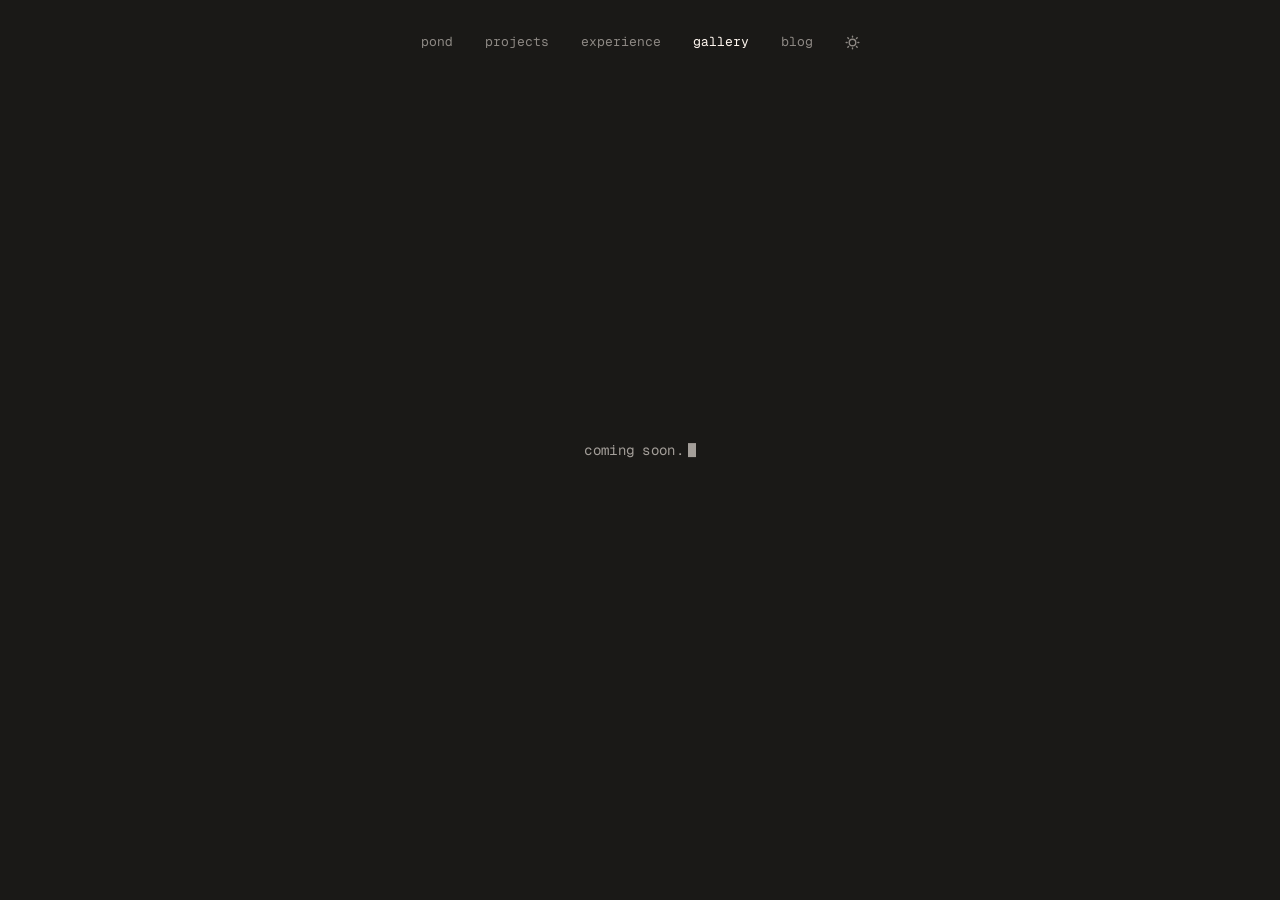
<file: gallery/index.html>
<!doctype html>
<html lang="en">
<head>
  <meta charset="utf-8">
  <meta name="viewport" content="width=device-width, initial-scale=1">
  <script>(function(){var d=document.documentElement,t;try{t=localStorage.getItem('theme')}catch(e){}if(t!=='light'&&t!=='dark')t='dark';d.classList.remove('light','dark');d.classList.add(t);d.style.colorScheme=t})()</script>
  <title>Gallery</title>
  <meta name="description" content="Prangon Barua builds across hardware, radio, and software.">
  <meta property="og:title" content="Gallery">
  <meta property="og:description" content="Prangon Barua builds across hardware, radio, and software.">
  <meta name="twitter:card" content="summary">
  <meta name="twitter:title" content="Gallery">
  <meta name="twitter:description" content="Prangon Barua builds across hardware, radio, and software.">
  <link rel="icon" type="image/svg+xml" href="data:image/svg+xml,%3Csvg xmlns='http://www.w3.org/2000/svg' viewBox='0 0 32 32'%3E%3Crect width='32' height='32' fill='%23000'/%3E%3C/svg%3E">
  <link rel="icon" type="image/png" sizes="32x32" href="/favicon.png">
  <link rel="preconnect" href="https://fonts.googleapis.com">
  <link rel="preconnect" href="https://fonts.gstatic.com" crossorigin>
  <link rel="stylesheet" href="https://fonts.googleapis.com/css2?family=Geist+Mono:wght@400&amp;family=Inter:wght@400&amp;family=Playfair+Display:wght@400&amp;display=swap">
  <link rel="stylesheet" href="/assets/site.css">
  <script src="/assets/site.js" defer></script>
</head>
<body>
  <div class="page">
    <div class="pill" data-pill>
      <button class="pill-btn" type="button" aria-expanded="false">
        <span class="pill-name">Prangon Barua</span>
        <span class="pill-icon" data-pill-icon><span data-icon="dots" class="icon-load"><svg class="dots" viewBox="0 0 16 16"><circle cx="4" cy="4" r="1.5"></circle><circle cx="12" cy="4" r="1.5"></circle><circle cx="4" cy="12" r="1.5"></circle><circle cx="12" cy="12" r="1.5"></circle></svg></span></span>
      </button>
    </div>
    <template data-menu>
      <div class="menu">
        <div class="menu-links">
          <div><a href="/">Home</a></div>
          <div><a href="/projects/">Projects</a></div>
          <div><a href="/experience/">Experience</a></div>
          <div><a href="/gallery/">Gallery</a></div>
          <div><a href="/blog/">Blog</a></div>
        </div>
        <div class="menu-foot">
          <a href="mailto:baruaprangon5@gmail.com">Email<svg xmlns="http://www.w3.org/2000/svg" viewBox="0 0 24 24" fill="none" stroke="currentColor" stroke-width="1.5" stroke-linecap="round" stroke-linejoin="round" aria-hidden="true"><path d="M15 3h6v6"></path><path d="M10 14 21 3"></path><path d="M18 13v6a2 2 0 0 1-2 2H5a2 2 0 0 1-2-2V8a2 2 0 0 1 2-2h6"></path></svg></a>
          <a href="https://github.com/prangonbarua" target="_blank" rel="noopener noreferrer">GitHub<svg xmlns="http://www.w3.org/2000/svg" viewBox="0 0 24 24" fill="none" stroke="currentColor" stroke-width="1.5" stroke-linecap="round" stroke-linejoin="round" aria-hidden="true"><path d="M15 22v-4a4.8 4.8 0 0 0-1-3.5c3 0 6-2 6-5.5.08-1.25-.27-2.48-1-3.5.28-1.15.28-2.35 0-3.5 0 0-1 0-3 1.5-2.64-.5-5.36-.5-8 0C6 2 5 2 5 2c-.3 1.15-.3 2.35 0 3.5A5.403 5.403 0 0 0 4 9c0 3.5 3 5.5 6 5.5-.39.49-.68 1.05-.85 1.65-.17.6-.22 1.23-.15 1.85v4"></path><path d="M9 18c-4.51 2-5-2-7-2"></path></svg></a>
          <button type="button" aria-label="Toggle theme" data-theme-toggle><svg class="moon" xmlns="http://www.w3.org/2000/svg" fill="currentColor" viewBox="0 0 256 256" aria-hidden="true"><path d="M236.37,139.4a12,12,0,0,0-12-3A84.07,84.07,0,0,1,119.6,31.59a12,12,0,0,0-15-15A108.86,108.86,0,0,0,49.69,55.07,108,108,0,0,0,136,228a107.09,107.09,0,0,0,64.93-21.69,108.86,108.86,0,0,0,38.44-54.94A12,12,0,0,0,236.37,139.4Zm-49.88,47.74A84,84,0,0,1,68.86,69.51,84.93,84.93,0,0,1,92.27,48.29Q92,52.13,92,56A108.12,108.12,0,0,0,200,164q3.87,0,7.71-.27A84.79,84.79,0,0,1,186.49,187.14Z"></path></svg><svg class="sun" xmlns="http://www.w3.org/2000/svg" fill="currentColor" viewBox="0 0 256 256" aria-hidden="true"><path d="M116,36V20a12,12,0,0,1,24,0V36a12,12,0,0,1-24,0Zm80,92a68,68,0,1,1-68-68A68.07,68.07,0,0,1,196,128Zm-24,0a44,44,0,1,0-44,44A44.05,44.05,0,0,0,172,128ZM51.51,68.49a12,12,0,1,0,17-17l-12-12a12,12,0,0,0-17,17Zm0,119-12,12a12,12,0,0,0,17,17l12-12a12,12,0,1,0-17-17ZM196,72a12,12,0,0,0,8.49-3.51l12-12a12,12,0,0,0-17-17l-12,12A12,12,0,0,0,196,72Zm8.49,115.51a12,12,0,0,0-17,17l12,12a12,12,0,0,0,17-17ZM48,128a12,12,0,0,0-12-12H20a12,12,0,0,0,0,24H36A12,12,0,0,0,48,128Zm80,80a12,12,0,0,0-12,12v16a12,12,0,0,0,24,0V220A12,12,0,0,0,128,208Zm108-92H220a12,12,0,0,0,0,24h16a12,12,0,0,0,0-24Z"></path></svg></button>
        </div>
      </div>
    </template>
    <nav class="nav" aria-label="Main" data-koi-avoid>
      <a href="/">pond</a>
      <a href="/projects/">projects</a>
      <a href="/experience/">experience</a>
      <a href="/gallery/" aria-current="page">gallery</a>
      <a href="/blog/">blog</a>
      <span class="nav-toggle" data-koi-ignore><button type="button" aria-label="Toggle theme" data-theme-toggle><svg class="moon" xmlns="http://www.w3.org/2000/svg" width="15" height="15" fill="currentColor" viewBox="0 0 256 256" aria-hidden="true"><path d="M236.37,139.4a12,12,0,0,0-12-3A84.07,84.07,0,0,1,119.6,31.59a12,12,0,0,0-15-15A108.86,108.86,0,0,0,49.69,55.07,108,108,0,0,0,136,228a107.09,107.09,0,0,0,64.93-21.69,108.86,108.86,0,0,0,38.44-54.94A12,12,0,0,0,236.37,139.4Zm-49.88,47.74A84,84,0,0,1,68.86,69.51,84.93,84.93,0,0,1,92.27,48.29Q92,52.13,92,56A108.12,108.12,0,0,0,200,164q3.87,0,7.71-.27A84.79,84.79,0,0,1,186.49,187.14Z"></path></svg><svg class="sun" xmlns="http://www.w3.org/2000/svg" width="15" height="15" fill="currentColor" viewBox="0 0 256 256" aria-hidden="true"><path d="M116,36V20a12,12,0,0,1,24,0V36a12,12,0,0,1-24,0Zm80,92a68,68,0,1,1-68-68A68.07,68.07,0,0,1,196,128Zm-24,0a44,44,0,1,0-44,44A44.05,44.05,0,0,0,172,128ZM51.51,68.49a12,12,0,1,0,17-17l-12-12a12,12,0,0,0-17,17Zm0,119-12,12a12,12,0,0,0,17,17l12-12a12,12,0,1,0-17-17ZM196,72a12,12,0,0,0,8.49-3.51l12-12a12,12,0,0,0-17-17l-12,12A12,12,0,0,0,196,72Zm8.49,115.51a12,12,0,0,0-17,17l12,12a12,12,0,0,0,17-17ZM48,128a12,12,0,0,0-12-12H20a12,12,0,0,0,0,24H36A12,12,0,0,0,48,128Zm80,80a12,12,0,0,0-12,12v16a12,12,0,0,0,24,0V220A12,12,0,0,0,128,208Zm108-92H220a12,12,0,0,0,0,24h16a12,12,0,0,0,0-24Z"></path></svg></button></span>
    </nav>
    <main class="soon-main">
      <p class="soon">coming soon.<span class="cursor" aria-hidden="true"></span></p>
    </main>
  </div>
</body>
</html>
</file>
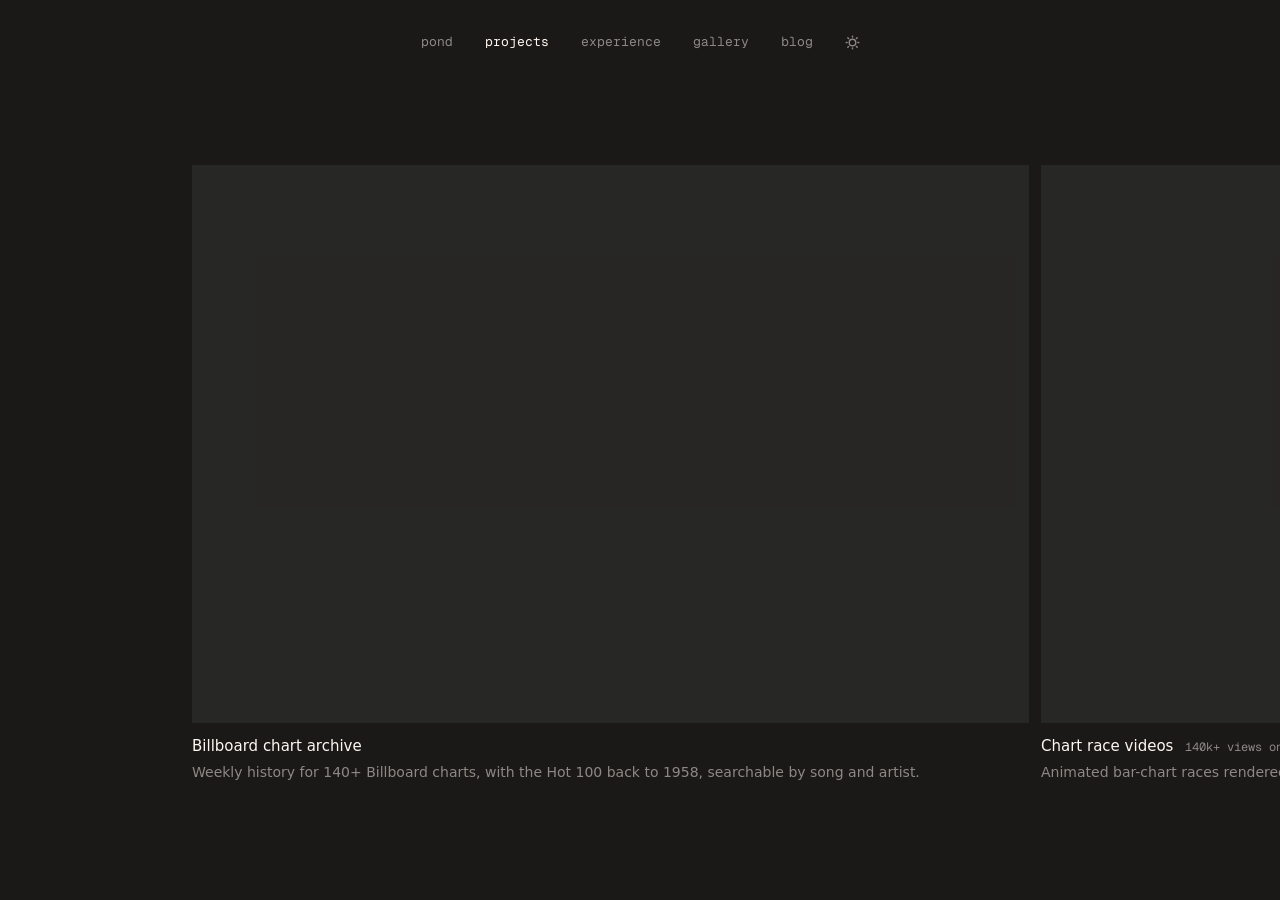
<file: projects/index.html>
<!doctype html>
<html lang="en">
<head>
  <meta charset="utf-8">
  <meta name="viewport" content="width=device-width, initial-scale=1">
  <script>(function(){var d=document.documentElement,t;try{t=localStorage.getItem('theme')}catch(e){}if(t!=='light'&&t!=='dark')t='dark';d.classList.remove('light','dark');d.classList.add(t);d.style.colorScheme=t})()</script>
  <title>Projects</title>
  <meta name="description" content="Things Prangon Barua has built: chart archives, flight trackers, apps, and radio hardware.">
  <meta property="og:title" content="Projects">
  <meta property="og:description" content="Things Prangon Barua has built: chart archives, flight trackers, apps, and radio hardware.">
  <meta name="twitter:card" content="summary">
  <meta name="twitter:title" content="Projects">
  <meta name="twitter:description" content="Things Prangon Barua has built: chart archives, flight trackers, apps, and radio hardware.">
  <link rel="icon" type="image/svg+xml" href="data:image/svg+xml,%3Csvg xmlns='http://www.w3.org/2000/svg' viewBox='0 0 32 32'%3E%3Crect width='32' height='32' fill='%23000'/%3E%3C/svg%3E">
  <link rel="icon" type="image/png" sizes="32x32" href="/favicon.png">
  <link rel="preconnect" href="https://fonts.googleapis.com">
  <link rel="preconnect" href="https://fonts.gstatic.com" crossorigin>
  <link rel="stylesheet" href="https://fonts.googleapis.com/css2?family=Geist+Mono:wght@400&amp;family=Inter:wght@400&amp;family=Playfair+Display:wght@400&amp;display=swap">
  <link rel="stylesheet" href="/assets/site.css">
  <script src="/assets/site.js" defer></script>
  <script src="/assets/projects.js" defer></script>
</head>
<body>
  <div class="projects-page">
    <div class="plist">
      <div class="pill" data-pill>
        <button class="pill-btn" type="button" aria-expanded="false">
          <span class="pill-name">Prangon Barua</span>
          <span class="pill-icon" data-pill-icon><span data-icon="dots" class="icon-load"><svg class="dots" viewBox="0 0 16 16"><circle cx="4" cy="4" r="1.5"></circle><circle cx="12" cy="4" r="1.5"></circle><circle cx="4" cy="12" r="1.5"></circle><circle cx="12" cy="12" r="1.5"></circle></svg></span></span>
        </button>
      </div>
      <template data-menu>
        <div class="menu">
          <div class="menu-links">
            <div><a href="/">Home</a></div>
            <div><a href="/projects/">Projects</a></div>
            <div><a href="/experience/">Experience</a></div>
            <div><a href="/gallery/">Gallery</a></div>
            <div><a href="/blog/">Blog</a></div>
          </div>
          <div class="menu-foot">
            <a href="mailto:baruaprangon5@gmail.com">Email<svg xmlns="http://www.w3.org/2000/svg" viewBox="0 0 24 24" fill="none" stroke="currentColor" stroke-width="1.5" stroke-linecap="round" stroke-linejoin="round" aria-hidden="true"><path d="M15 3h6v6"></path><path d="M10 14 21 3"></path><path d="M18 13v6a2 2 0 0 1-2 2H5a2 2 0 0 1-2-2V8a2 2 0 0 1 2-2h6"></path></svg></a>
            <a href="https://github.com/prangonbarua" target="_blank" rel="noopener noreferrer">GitHub<svg xmlns="http://www.w3.org/2000/svg" viewBox="0 0 24 24" fill="none" stroke="currentColor" stroke-width="1.5" stroke-linecap="round" stroke-linejoin="round" aria-hidden="true"><path d="M15 22v-4a4.8 4.8 0 0 0-1-3.5c3 0 6-2 6-5.5.08-1.25-.27-2.48-1-3.5.28-1.15.28-2.35 0-3.5 0 0-1 0-3 1.5-2.64-.5-5.36-.5-8 0C6 2 5 2 5 2c-.3 1.15-.3 2.35 0 3.5A5.403 5.403 0 0 0 4 9c0 3.5 3 5.5 6 5.5-.39.49-.68 1.05-.85 1.65-.17.6-.22 1.23-.15 1.85v4"></path><path d="M9 18c-4.51 2-5-2-7-2"></path></svg></a>
            <button type="button" aria-label="Toggle theme" data-theme-toggle><svg class="moon" xmlns="http://www.w3.org/2000/svg" fill="currentColor" viewBox="0 0 256 256" aria-hidden="true"><path d="M236.37,139.4a12,12,0,0,0-12-3A84.07,84.07,0,0,1,119.6,31.59a12,12,0,0,0-15-15A108.86,108.86,0,0,0,49.69,55.07,108,108,0,0,0,136,228a107.09,107.09,0,0,0,64.93-21.69,108.86,108.86,0,0,0,38.44-54.94A12,12,0,0,0,236.37,139.4Zm-49.88,47.74A84,84,0,0,1,68.86,69.51,84.93,84.93,0,0,1,92.27,48.29Q92,52.13,92,56A108.12,108.12,0,0,0,200,164q3.87,0,7.71-.27A84.79,84.79,0,0,1,186.49,187.14Z"></path></svg><svg class="sun" xmlns="http://www.w3.org/2000/svg" fill="currentColor" viewBox="0 0 256 256" aria-hidden="true"><path d="M116,36V20a12,12,0,0,1,24,0V36a12,12,0,0,1-24,0Zm80,92a68,68,0,1,1-68-68A68.07,68.07,0,0,1,196,128Zm-24,0a44,44,0,1,0-44,44A44.05,44.05,0,0,0,172,128ZM51.51,68.49a12,12,0,1,0,17-17l-12-12a12,12,0,0,0-17,17Zm0,119-12,12a12,12,0,0,0,17,17l12-12a12,12,0,1,0-17-17ZM196,72a12,12,0,0,0,8.49-3.51l12-12a12,12,0,0,0-17-17l-12,12A12,12,0,0,0,196,72Zm8.49,115.51a12,12,0,0,0-17,17l12,12a12,12,0,0,0,17-17ZM48,128a12,12,0,0,0-12-12H20a12,12,0,0,0,0,24H36A12,12,0,0,0,48,128Zm80,80a12,12,0,0,0-12,12v16a12,12,0,0,0,24,0V220A12,12,0,0,0,128,208Zm108-92H220a12,12,0,0,0,0,24h16a12,12,0,0,0,0-24Z"></path></svg></button>
          </div>
        </div>
      </template>
      <main class="wrap plist-main">
        <article>
          <div class="plist-img"></div>
          <h2>Billboard chart archive</h2>
          <p class="plist-text plist-dim">Weekly history for 140+ Billboard charts, with the Hot 100 back to 1958, searchable by song and artist.</p>
          <a class="plist-btn" href="https://chartsdatabase.me" target="_blank" rel="noopener noreferrer">View project</a>
        </article>
        <article>
          <div class="plist-img"></div>
          <h2>Chart race videos</h2>
          <p class="plist-kicker">140k+ views on YouTube</p>
          <p class="plist-text plist-dim">Animated bar-chart races rendered from 60 years of Billboard chart data.</p>
        </article>
        <article>
          <div class="plist-img"></div>
          <h2>RC plane tracker</h2>
          <p class="plist-kicker">ESP32 + LoRa + GPS</p>
          <p class="plist-text plist-dim">Live flight telemetry sent from a plane over LoRa to a ground-station dashboard.</p>
        </article>
        <article>
          <div class="plist-img"></div>
          <h2>Relate</h2>
          <p class="plist-text plist-dim">A mobile app that helps immigrant parents of kids with developmental differences find answers in their own language.</p>
        </article>
        <article>
          <div class="plist-img"></div>
          <h2>Alphex</h2>
          <p class="plist-text plist-dim">A research platform that answers questions from a library of documents using retrieval-augmented generation.</p>
        </article>
        <article>
          <div class="plist-img"></div>
          <h2>EloEats</h2>
          <p class="plist-text plist-dim">Scan your fridge and get nutrition advice for what's inside.</p>
        </article>
        <article>
          <div class="plist-img"></div>
          <h2>Investment agent</h2>
          <p class="plist-text plist-dim">Daily S&amp;P 500, sector, and IPO reports, posted before I wake up.</p>
        </article>
        <article>
          <div class="plist-img"></div>
          <h2>Oscillator and Yagi antenna</h2>
          <p class="plist-text plist-dim">A vacuum-tube oscillator and a hand-built directional antenna, made at MIT Beaver Works.</p>
        </article>
      </main>
    </div>
    <nav class="nav" aria-label="Main" data-koi-avoid>
      <a href="/">pond</a>
      <a href="/projects/" aria-current="page">projects</a>
      <a href="/experience/">experience</a>
      <a href="/gallery/">gallery</a>
      <a href="/blog/">blog</a>
      <span class="nav-toggle" data-koi-ignore><button type="button" aria-label="Toggle theme" data-theme-toggle><svg class="moon" xmlns="http://www.w3.org/2000/svg" width="15" height="15" fill="currentColor" viewBox="0 0 256 256" aria-hidden="true"><path d="M236.37,139.4a12,12,0,0,0-12-3A84.07,84.07,0,0,1,119.6,31.59a12,12,0,0,0-15-15A108.86,108.86,0,0,0,49.69,55.07,108,108,0,0,0,136,228a107.09,107.09,0,0,0,64.93-21.69,108.86,108.86,0,0,0,38.44-54.94A12,12,0,0,0,236.37,139.4Zm-49.88,47.74A84,84,0,0,1,68.86,69.51,84.93,84.93,0,0,1,92.27,48.29Q92,52.13,92,56A108.12,108.12,0,0,0,200,164q3.87,0,7.71-.27A84.79,84.79,0,0,1,186.49,187.14Z"></path></svg><svg class="sun" xmlns="http://www.w3.org/2000/svg" width="15" height="15" fill="currentColor" viewBox="0 0 256 256" aria-hidden="true"><path d="M116,36V20a12,12,0,0,1,24,0V36a12,12,0,0,1-24,0Zm80,92a68,68,0,1,1-68-68A68.07,68.07,0,0,1,196,128Zm-24,0a44,44,0,1,0-44,44A44.05,44.05,0,0,0,172,128ZM51.51,68.49a12,12,0,1,0,17-17l-12-12a12,12,0,0,0-17,17Zm0,119-12,12a12,12,0,0,0,17,17l12-12a12,12,0,1,0-17-17ZM196,72a12,12,0,0,0,8.49-3.51l12-12a12,12,0,0,0-17-17l-12,12A12,12,0,0,0,196,72Zm8.49,115.51a12,12,0,0,0-17,17l12,12a12,12,0,0,0,17-17ZM48,128a12,12,0,0,0-12-12H20a12,12,0,0,0,0,24H36A12,12,0,0,0,48,128Zm80,80a12,12,0,0,0-12,12v16a12,12,0,0,0,24,0V220A12,12,0,0,0,128,208Zm108-92H220a12,12,0,0,0,0,24h16a12,12,0,0,0,0-24Z"></path></svg></button></span>
    </nav>
    <main class="strip-main">
      <div class="strip" data-strip>
        <a class="strip-card" href="https://chartsdatabase.me" target="_blank" rel="noopener noreferrer" aria-label="Billboard chart archive, opens in a new tab">
          <div class="strip-img" data-slug="billboard-chart-archive"><span class="strip-pill">visit site ↗</span></div>
          <div class="strip-meta"><span class="strip-name">Billboard chart archive</span></div>
          <p class="strip-tag">Weekly history for 140+ Billboard charts, with the Hot 100 back to 1958, searchable by song and artist.</p>
        </a>
        <div class="strip-card">
          <div class="strip-img" data-slug="chart-race-videos"></div>
          <div class="strip-meta"><span class="strip-name">Chart race videos</span><span class="strip-year">140k+ views on YouTube</span></div>
          <p class="strip-tag">Animated bar-chart races rendered from 60 years of Billboard chart data.</p>
        </div>
        <div class="strip-card">
          <div class="strip-img" data-slug="rc-plane-tracker"></div>
          <div class="strip-meta"><span class="strip-name">RC plane tracker</span><span class="strip-year">ESP32 + LoRa + GPS</span></div>
          <p class="strip-tag">Live flight telemetry sent from a plane over LoRa to a ground-station dashboard.</p>
        </div>
        <div class="strip-card">
          <div class="strip-img" data-slug="relate"></div>
          <div class="strip-meta"><span class="strip-name">Relate</span></div>
          <p class="strip-tag">A mobile app that helps immigrant parents of kids with developmental differences find answers in their own language.</p>
        </div>
        <div class="strip-card">
          <div class="strip-img" data-slug="alphex"></div>
          <div class="strip-meta"><span class="strip-name">Alphex</span></div>
          <p class="strip-tag">A research platform that answers questions from a library of documents using retrieval-augmented generation.</p>
        </div>
        <div class="strip-card">
          <div class="strip-img" data-slug="eloeats"></div>
          <div class="strip-meta"><span class="strip-name">EloEats</span></div>
          <p class="strip-tag">Scan your fridge and get nutrition advice for what's inside.</p>
        </div>
        <div class="strip-card">
          <div class="strip-img" data-slug="investment-agent"></div>
          <div class="strip-meta"><span class="strip-name">Investment agent</span></div>
          <p class="strip-tag">Daily S&amp;P 500, sector, and IPO reports, posted before I wake up.</p>
        </div>
        <div class="strip-card">
          <div class="strip-img" data-slug="oscillator-and-yagi-antenna"></div>
          <div class="strip-meta"><span class="strip-name">Oscillator and Yagi antenna</span></div>
          <p class="strip-tag">A vacuum-tube oscillator and a hand-built directional antenna, made at MIT Beaver Works.</p>
        </div>
      </div>
    </main>
  </div>
</body>
</html>
</file>
<file: assets/site.css>
/* ---------------------------------------------------------------------- */
/* fonts                                                                    */
/* ---------------------------------------------------------------------- */

/* metric-matched fallbacks so the swap to the web font does not shift text */
@font-face {
  font-family: "Geist Mono Fallback";
  src: local("Arial");
  ascent-override: 76.43%;
  descent-override: 22.43%;
  line-gap-override: 0%;
  size-adjust: 131.49%;
}
@font-face {
  font-family: "Inter Fallback";
  src: local("Arial");
  ascent-override: 90.44%;
  descent-override: 22.52%;
  line-gap-override: 0%;
  size-adjust: 107.12%;
}
@font-face {
  font-family: "Playfair Display Fallback";
  src: local("Times New Roman");
  ascent-override: 97.25%;
  descent-override: 22.56%;
  line-gap-override: 0%;
  size-adjust: 111.26%;
}

/* ---------------------------------------------------------------------- */
/* tokens                                                                   */
/* ---------------------------------------------------------------------- */

:root {
  --font-geist-mono: "Geist Mono", "Geist Mono Fallback";
  --font-inter: "Inter", "Inter Fallback";
  --font-playfair: "Playfair Display", "Playfair Display Fallback";

  --background-color: #f5f4f1;
  --foreground-color: #262523;
  --muted-color: color-mix(in srgb, var(--foreground-color) 64%, transparent);
  --dark-foreground: #fff7f0;

  --ease: cubic-bezier(0.4, 0, 0.2, 1);
  --ease-out: cubic-bezier(0, 0, 0.2, 1);
  --tween-out: cubic-bezier(0, 0, 0.58, 1);
}

.dark {
  --background-color: #1a1917;
  --foreground-color: #fff7f0;
  --muted-color: color-mix(in srgb, var(--foreground-color) 50%, transparent);
}

/* ---------------------------------------------------------------------- */
/* reset                                                                    */
/* ---------------------------------------------------------------------- */

*,
::before,
::after {
  box-sizing: border-box;
  border: 0 solid;
}

html {
  line-height: 1.5;
  -webkit-text-size-adjust: 100%;
  tab-size: 4;
  -webkit-tap-highlight-color: transparent;
  font-family: ui-sans-serif, system-ui, sans-serif, "Apple Color Emoji", "Segoe UI Emoji", "Segoe UI Symbol",
    "Noto Color Emoji";
}

body {
  margin: 0;
  line-height: inherit;
  background-color: var(--background-color);
  color: var(--foreground-color);
  overflow-x: clip;
  scroll-behavior: smooth;
}

h1, h2, h3, h4, h5, h6 {
  font-size: inherit;
  font-weight: inherit;
}

blockquote, h1, h2, h3, h4, h5, h6, p, figure, dl, dd, hr, pre {
  margin: 0;
}

a {
  color: inherit;
  text-decoration: inherit;
}

button,
input {
  font-family: inherit;
  font-size: 100%;
  font-weight: inherit;
  line-height: inherit;
  letter-spacing: inherit;
  color: inherit;
  margin: 0;
  padding: 0;
}

button {
  -webkit-appearance: button;
  background-color: transparent;
  background-image: none;
  cursor: pointer;
}

img, svg, video, canvas {
  display: block;
  vertical-align: middle;
}

img, video {
  max-width: 100%;
  height: auto;
}

ul, ol {
  list-style: none;
  margin: 0;
  padding: 0;
}

[hidden] {
  display: none;
}

/* ---------------------------------------------------------------------- */
/* shared pieces                                                            */
/* ---------------------------------------------------------------------- */

.wrap {
  margin-left: auto;
  margin-right: auto;
  width: 100%;
  padding-left: 1.5rem;
  padding-right: 1.5rem;
}

@media (min-width: 1024px) {
  .wrap {
    padding-left: 20vw;
    padding-right: 20vw;
  }
}

/* blinking block cursor */
.cursor {
  display: inline-block;
  margin-left: 0.25rem;
  height: 1em;
  width: 0.55em;
  transform: translateY(0.15em);
  background-color: var(--foreground-color);
  animation: blink 1.1s step-end infinite;
}

@keyframes blink {
  0%, 49% { opacity: 1; }
  50%, 100% { opacity: 0; }
}

@media (prefers-reduced-motion: reduce) {
  .cursor {
    animation: none;
  }
}

/* underlined link */
.u {
  text-decoration-line: underline;
  text-decoration-thickness: 1px;
  text-underline-offset: 5px;
  text-decoration-color: color-mix(in srgb, var(--foreground-color) 35%, transparent);
  outline: 2px solid transparent;
  outline-offset: 2px;
  transition: opacity 150ms var(--ease);
}

.u:hover,
.u:focus-visible {
  text-decoration-color: var(--foreground-color);
}

/* theme icons: moon in light, sun in dark */
.sun {
  display: none;
}

.dark .moon {
  display: none;
}

.dark .sun {
  display: inline;
}

/* ---------------------------------------------------------------------- */
/* desktop nav                                                              */
/* ---------------------------------------------------------------------- */

.nav {
  position: fixed;
  left: 0;
  right: 0;
  top: 0;
  z-index: 30;
  display: flex;
  align-items: center;
  justify-content: center;
  gap: 2rem;
  padding-top: 2rem;
  font-family: var(--font-geist-mono);
  font-size: 13px;
  text-transform: lowercase;
  color: var(--foreground-color);
  transition-property: color, background-color, border-color, text-decoration-color, fill, stroke;
  transition-timing-function: var(--ease);
  transition-duration: 200ms;
  view-transition-name: site-nav;
}

.nav a,
.nav button {
  opacity: 0.5;
  outline: 2px solid transparent;
  outline-offset: 2px;
  transition: opacity 150ms var(--ease);
}

.nav a[aria-current="page"],
.nav a:hover,
.nav a:focus-visible,
.nav button:hover,
.nav button:focus-visible {
  opacity: 1;
}

.nav-toggle {
  display: flex;
  margin: -1rem;
  padding: 1rem;
}

@media not all and (min-width: 1024px) {
  .nav {
    display: none;
  }
}

/* ---------------------------------------------------------------------- */
/* mobile pill and menu                                                     */
/* ---------------------------------------------------------------------- */

.pill {
  position: fixed;
  top: 3vw;
  left: 3vw;
  right: 3vw;
  z-index: 50;
}

.pill-btn {
  width: 100%;
  display: flex;
  align-items: center;
  justify-content: space-between;
  padding: 3.5vw 5vw;
  border-radius: 9999px;
  background: color-mix(in srgb, var(--foreground-color) 6%, transparent);
  -webkit-backdrop-filter: blur(12px);
  backdrop-filter: blur(12px);
}

.pill-name {
  font-family: var(--font-inter);
  font-weight: 400;
  letter-spacing: 0;
  color: var(--foreground-color);
}

.pill-icon {
  position: relative;
  display: block;
  width: 5vw;
  height: 5vw;
}

.pill-icon > span {
  position: absolute;
  inset: 0;
  display: block;
}

/* the dots spin in once on page load */
.pill-icon > .icon-load {
  animation: icon-load 180ms var(--tween-out) backwards;
}

@keyframes icon-load {
  from {
    opacity: 0;
    transform: rotate(-45deg);
  }
}

.pill-icon svg {
  width: 4vw;
  height: 4vw;
}

.pill-icon .dots {
  fill: color-mix(in srgb, var(--foreground-color) 50%, transparent);
}

.pill-icon .cross {
  fill: none;
  stroke: color-mix(in srgb, var(--foreground-color) 50%, transparent);
  stroke-width: 1.5;
  stroke-linecap: round;
}

.menu {
  position: fixed;
  inset: 0;
  z-index: 40;
  display: flex;
  flex-direction: column;
  background-color: var(--background-color);
}

.menu-links {
  flex: 1 1 0%;
  display: flex;
  flex-direction: column;
  align-items: center;
  justify-content: center;
  gap: 0.5vh;
}

.menu-links > div {
  animation: menu-link-in 280ms var(--tween-out) backwards;
}

.menu-links > div:nth-child(1) { animation-delay: 80ms; }
.menu-links > div:nth-child(2) { animation-delay: 150ms; }
.menu-links > div:nth-child(3) { animation-delay: 220ms; }
.menu-links > div:nth-child(4) { animation-delay: 290ms; }
.menu-links > div:nth-child(5) { animation-delay: 360ms; }

@keyframes menu-link-in {
  from {
    opacity: 0;
    transform: translateY(16px);
  }
}

.menu-links a {
  display: block;
  text-align: center;
  font-family: var(--font-playfair);
  font-weight: 700;
  font-size: 14vw;
  line-height: 17vw;
  color: var(--foreground-color);
}

.menu-foot {
  flex-shrink: 0;
  display: flex;
  justify-content: center;
  align-items: center;
  gap: 8vw;
  padding-bottom: 10vh;
}

.menu-foot a {
  display: flex;
  align-items: center;
  gap: 1.5vw;
  font-family: var(--font-inter);
  font-size: 3.5vw;
  letter-spacing: 0.025em;
  color: color-mix(in srgb, var(--foreground-color) 35%, transparent);
}

.menu-foot a svg {
  width: 3vw;
  height: 3vw;
  fill: none;
  stroke: currentColor;
  stroke-width: 1.5;
  stroke-linecap: round;
  stroke-linejoin: round;
}

.menu-foot button {
  color: color-mix(in srgb, var(--foreground-color) 35%, transparent);
}

.menu-foot button svg {
  width: 4.5vw;
  height: 4.5vw;
}

@media (min-width: 1024px) {
  .pill,
  .menu {
    display: none;
  }
}

/* ---------------------------------------------------------------------- */
/* home                                                                     */
/* ---------------------------------------------------------------------- */

html.pond-page {
  overflow: hidden;
  overscroll-behavior: none;
}

#mainPage {
  position: relative;
  height: 100dvh;
  width: 100%;
  overflow: hidden;
  background-color: var(--background-color);
  transition-property: color, background-color, border-color, text-decoration-color, fill, stroke;
  transition-timing-function: var(--ease);
  transition-duration: 300ms;
}

.pond {
  pointer-events: none;
  position: absolute;
  inset: 0;
  width: 100%;
  height: 100%;
}

.home-main {
  position: relative;
  z-index: 20;
  display: flex;
  flex-direction: column;
  height: 100%;
}

.quote {
  font-size: 14px;
  text-transform: lowercase;
  line-height: 1.625;
  letter-spacing: 0.02em;
  opacity: 0.6;
  animation: quote-in 400ms var(--tween-out) backwards;
}

@keyframes quote-in {
  from { opacity: 0; }
  to { opacity: 0.6; }
}

.prose-in {
  animation: prose-in 300ms var(--tween-out) 200ms backwards;
}

@keyframes prose-in {
  from { opacity: 0; }
}

/* entrance animations play once per page load: a header or pill that was hidden
   at the first paint (rotating a tablet across 1024px) appears already settled */
.fx-done .quote,
.fx-done .prose-in,
.fx-done .icon-load {
  animation: none;
}

.links .sep {
  opacity: 0.4;
}

.links a {
  opacity: 0.6;
}

.links a:hover,
.links a:focus-visible {
  opacity: 1;
}

/* mobile hero */
.hero-m {
  display: flex;
  flex-direction: column;
  justify-content: flex-end;
  height: 100%;
  gap: 2rem;
  padding-top: 7rem;
  padding-bottom: 3rem;
  background-color: transparent;
  font-family: var(--font-geist-mono);
  color: var(--foreground-color);
}

.hero-m .quote {
  font-size: 13px;
}

.prose-m {
  display: flex;
  flex-direction: column;
  gap: 0.75rem;
  font-size: 14px;
  line-height: 1.6;
}

.prose-m .links {
  margin-top: 0.5rem;
}

/* desktop hero */
.hero-d {
  position: relative;
  display: flex;
  flex-direction: column;
  justify-content: flex-end;
  height: 100%;
  gap: 2.5rem;
  padding-top: 8rem;
  padding-bottom: 8rem;
  background-color: transparent;
  color: var(--foreground-color);
}

.hero-d .quote {
  font-family: var(--font-geist-mono);
}

@media (min-width: 1024px) {
  .hero-m {
    display: none;
  }
}

@media not all and (min-width: 1024px) {
  .hero-d {
    display: none;
  }
}

@media (max-height: 640px) {
  .hero-m {
    gap: 1.25rem;
    padding-bottom: 2rem;
  }
}

@media (max-height: 720px) {
  .hero-d {
    gap: 1.5rem;
    padding-bottom: 3rem;
    padding-top: 5rem;
  }
}

.cited-prose {
  max-width: 54rem;
  font-family: var(--font-geist-mono);
  font-size: 15px;
  line-height: max(22px, 3vh);
  transition: color 0.18s;
}

.cited-prose:has(button:hover),
.cited-prose:has(button:focus-visible),
.cited-prose:has([data-cited-open="true"]) {
  color: color-mix(in srgb, var(--foreground-color) 32%, transparent);
}

.cited-prose .links {
  margin-top: 1.5vh;
}

/* koi and pellet counter */
.koi-stats {
  position: absolute;
  top: 2rem;
  right: 1.5rem;
  font-family: var(--font-geist-mono);
  font-size: 11px;
  line-height: 1.625;
  font-variant-numeric: tabular-nums;
}

@media (min-width: 1024px) {
  .koi-stats {
    right: 20vw;
  }
}

/* the pellet line flashes to full opacity on every change (pond.js animates it) */
.koi-stats > div {
  opacity: 0.32;
}

/* ---------------------------------------------------------------------- */
/* org popovers                                                             */
/* ---------------------------------------------------------------------- */

.cite {
  position: relative;
  display: inline-block;
}

.cite > button {
  display: inline;
  vertical-align: baseline;
  text-decoration-line: underline;
  text-decoration-thickness: 1px;
  text-underline-offset: 5px;
  text-decoration-color: color-mix(in srgb, var(--foreground-color) 35%, transparent);
  outline: 2px solid transparent;
  outline-offset: 2px;
  transition: text-decoration-color 150ms var(--ease);
}

.cite > button:hover,
.cite > button:focus-visible,
.cite[data-cited-open="true"] > button {
  text-decoration-color: var(--foreground-color);
  color: var(--foreground-color);
}

.cite > button:focus-visible {
  text-decoration-thickness: 2px;
}

.card-pop {
  position: absolute;
  bottom: 100%;
  left: 0;
  z-index: 50;
  margin-bottom: 10px;
  width: 340px;
  display: flex;
  flex-direction: column;
  overflow: hidden;
  border-radius: 8px;
  transform-origin: bottom left;
  font-family: var(--font-geist-mono);
  color: var(--foreground-color);
  background: color-mix(in srgb, var(--background-color) 45%, #ffffff);
  border: 1px solid color-mix(in srgb, var(--foreground-color) 11%, transparent);
  box-shadow: inset 0 1px 0 rgba(255, 255, 255, 0.8), 0 1px 2px rgba(38, 37, 35, 0.06),
    0 12px 32px -12px rgba(38, 37, 35, 0.18);
}

.dark .card-pop {
  background: color-mix(in srgb, var(--background-color) 93%, var(--foreground-color));
  border-color: color-mix(in srgb, var(--foreground-color) 9%, transparent);
  box-shadow: inset 0 1px 0 color-mix(in srgb, var(--foreground-color) 6%, transparent), 0 1px 2px rgba(0, 0, 0, 0.3),
    0 16px 40px -12px rgba(0, 0, 0, 0.6);
}

.org {
  display: flex;
  flex-direction: column;
  gap: 6px;
  padding: 12px 14px;
}

.org-group {
  display: flex;
  flex-direction: column;
  padding: 6px;
}

.org-group > span {
  display: flex;
  flex-direction: column;
  gap: 6px;
  border-radius: 6px;
  padding: 8px;
}

.org-head {
  display: flex;
  align-items: center;
  gap: 8px;
  font-size: 12px;
  line-height: 1;
}

.org-tile {
  display: flex;
  flex-shrink: 0;
  align-items: center;
  justify-content: center;
  width: 16px;
  height: 16px;
  border-radius: 4px;
  overflow: hidden;
  background: color-mix(in srgb, var(--foreground-color) 12%, transparent);
}

.org-tile > span {
  opacity: 0.6;
  font-size: 10px;
  line-height: 1;
}

.org-name {
  overflow: hidden;
  text-overflow: ellipsis;
  white-space: nowrap;
  opacity: 0.6;
}

.org-dates {
  margin-left: auto;
  flex-shrink: 0;
  padding-left: 0.5rem;
  font-variant-numeric: tabular-nums;
  opacity: 0.4;
}

.org-role {
  margin-top: 4px;
  font-size: 13px;
  line-height: 18px;
}

.org-sum {
  font-size: 12px;
  line-height: 18px;
  opacity: 0.6;
}

.org > .org-sum {
  overflow: hidden;
  display: -webkit-box;
  -webkit-line-clamp: 3;
  -webkit-box-orient: vertical;
}

/* ---------------------------------------------------------------------- */
/* projects                                                                 */
/* ---------------------------------------------------------------------- */

.projects-page {
  height: 100vh;
  width: 100%;
  overflow: hidden;
  background-color: var(--background-color);
  color: var(--foreground-color);
}

/* mobile list */
.plist {
  width: 100%;
  height: 100%;
  overflow-y: auto;
  background-color: var(--background-color);
}

.plist-main {
  display: flex;
  flex-direction: column;
  padding-top: 20vw;
  padding-bottom: 12vh;
}

.plist article {
  display: flex;
  flex-direction: column;
  padding-bottom: 16vw;
}

.plist-img {
  position: relative;
  width: 100%;
  height: 65vw;
  border-radius: 1rem;
  overflow: hidden;
  background: color-mix(in srgb, var(--foreground-color) 6%, transparent);
}

.plist-img img,
.strip-img img {
  position: absolute;
  inset: 0;
  width: 100%;
  height: 100%;
  object-fit: cover;
}

.plist h2 {
  margin-top: 5vw;
  margin-bottom: 0.5rem;
  font-family: var(--font-inter);
  font-size: 21px;
  color: var(--foreground-color);
}

.plist-text {
  font-family: var(--font-inter);
  font-size: 17px;
  color: var(--foreground-color);
}

.plist-dim {
  opacity: 0.6;
}

.plist-year {
  margin-top: 1.25rem;
}

.plist-year .plist-dim {
  margin-bottom: 0.25rem;
}

.plist-btn {
  margin-top: 1.25rem;
  align-self: flex-start;
  display: inline-flex;
  align-items: center;
  justify-content: center;
  white-space: nowrap;
  padding: 0.25rem 1rem;
  border-radius: 9999px;
  background: color-mix(in srgb, var(--foreground-color) 8%, transparent);
  color: var(--foreground-color);
  transition: all 150ms var(--ease);
}

.plist-btn:active {
  transform: scale(0.95);
}

.plist-btn:focus-visible {
  outline: 2px solid transparent;
  outline-offset: 2px;
  box-shadow: 0 0 0 2px var(--foreground-color);
}

/* desktop strip */
.strip-main {
  display: flex;
  flex-direction: column;
  justify-content: center;
  height: 100%;
  padding-top: 3rem;
}

.strip {
  display: flex;
  gap: 0.75rem;
  overflow-x: auto;
  padding-left: max(1.5rem, calc((100vw - 56rem) / 2));
  padding-right: max(1.5rem, calc((100vw - 56rem) / 2));
  scrollbar-width: none;
}

.strip::-webkit-scrollbar {
  display: none;
}

.strip-card {
  display: block;
  width: min-content;
  flex-shrink: 0;
  outline: 2px solid transparent;
  outline-offset: 2px;
}

.strip-card:focus-visible {
  text-decoration-line: underline;
}

.strip-img {
  position: relative;
  aspect-ratio: 3 / 2;
  height: min(62vh, 42rem);
  overflow: hidden;
  background: color-mix(in srgb, var(--foreground-color) 6%, transparent);
}

.strip-img img {
  transition: transform 700ms var(--ease-out);
}

a.strip-card:hover .strip-img img,
a.strip-card:focus-visible .strip-img img {
  transform: scale(1.03);
}

.strip-pill {
  pointer-events: none;
  position: absolute;
  bottom: 1rem;
  left: 1rem;
  transform: translateY(0.25rem);
  border-radius: 9999px;
  background-color: rgb(0 0 0 / 0.55);
  padding: 0.375rem 0.75rem;
  font-family: var(--font-geist-mono);
  font-size: 12px;
  color: var(--dark-foreground);
  opacity: 0;
  -webkit-backdrop-filter: blur(12px);
  backdrop-filter: blur(12px);
  transition-property: opacity, transform;
  transition-duration: 300ms;
  transition-timing-function: var(--ease-out);
}

a.strip-card:hover .strip-pill,
a.strip-card:focus-visible .strip-pill {
  transform: translateY(0);
  opacity: 1;
}

.strip-meta {
  margin-top: 0.75rem;
  display: flex;
  align-items: baseline;
  gap: 0.75rem;
}

.strip-name {
  white-space: nowrap;
  font-size: 15px;
}

.strip-year {
  white-space: nowrap;
  font-family: var(--font-geist-mono);
  font-size: 12px;
  color: var(--muted-color);
}

.strip-tag {
  margin-top: 0.25rem;
  font-size: 14px;
  line-height: 1.5;
  color: var(--muted-color);
}

@media (min-width: 1024px) {
  .plist {
    display: none;
  }
}

@media not all and (min-width: 1024px) {
  .strip-main {
    display: none;
  }
}

/* ---------------------------------------------------------------------- */
/* placeholder pages (gallery, blog)                                       */
/* ---------------------------------------------------------------------- */

.page {
  min-height: 100vh;
  width: 100%;
  background-color: var(--background-color);
  color: var(--foreground-color);
}

.soon-main {
  display: flex;
  min-height: 100vh;
  align-items: center;
  justify-content: center;
  padding-left: 1.5rem;
  padding-right: 1.5rem;
  font-family: var(--font-geist-mono);
}

.soon {
  font-size: 14px;
  text-transform: lowercase;
  letter-spacing: 0.02em;
  opacity: 0.6;
}

/* ---------------------------------------------------------------------- */
/* experience page                                                          */
/* ---------------------------------------------------------------------- */

.xp-page .nav {
  padding-bottom: 1rem;
  background-color: var(--background-color);
}

.xp-main {
  padding-top: calc(3vw + 6rem);
  padding-bottom: 12vh;
  font-family: var(--font-geist-mono);
  font-size: 14px;
  line-height: 1.6;
}

.xp-title {
  font-family: var(--font-playfair);
  font-size: 32px;
  line-height: 1.2;
}

.xp-lede {
  margin-top: 0.75rem;
  color: var(--muted-color);
}

.xp-h {
  margin-top: 3.5rem;
  font-size: 13px;
  text-transform: lowercase;
  letter-spacing: 0.02em;
  color: var(--muted-color);
}

.xp-list {
  margin-top: 1.25rem;
  display: flex;
  flex-direction: column;
  gap: 1.75rem;
}

.xp-main > .xp-list:first-of-type {
  margin-top: 3rem;
}

.xp-row {
  display: flex;
  flex-wrap: wrap;
  align-items: baseline;
  justify-content: space-between;
  column-gap: 1.5rem;
  row-gap: 0.125rem;
}

.xp-meta {
  white-space: nowrap;
  font-size: 12px;
  color: var(--muted-color);
  font-variant-numeric: tabular-nums;
}

.xp-list p {
  margin-top: 0.375rem;
  max-width: 44rem;
  color: var(--muted-color);
}

.xp-skills {
  margin-top: 1.25rem;
  max-width: 44rem;
}

.xp-links {
  margin-top: 3.5rem;
}

@media (min-width: 1024px) {
  .xp-main {
    padding-top: 9rem;
    font-size: 15px;
  }

  .xp-title {
    font-size: 40px;
  }
}

/* small mono note under a project name on the mobile list */
.plist-kicker {
  margin-bottom: 0.375rem;
  font-family: var(--font-geist-mono);
  font-size: 12px;
  color: var(--muted-color);
}
</file>
